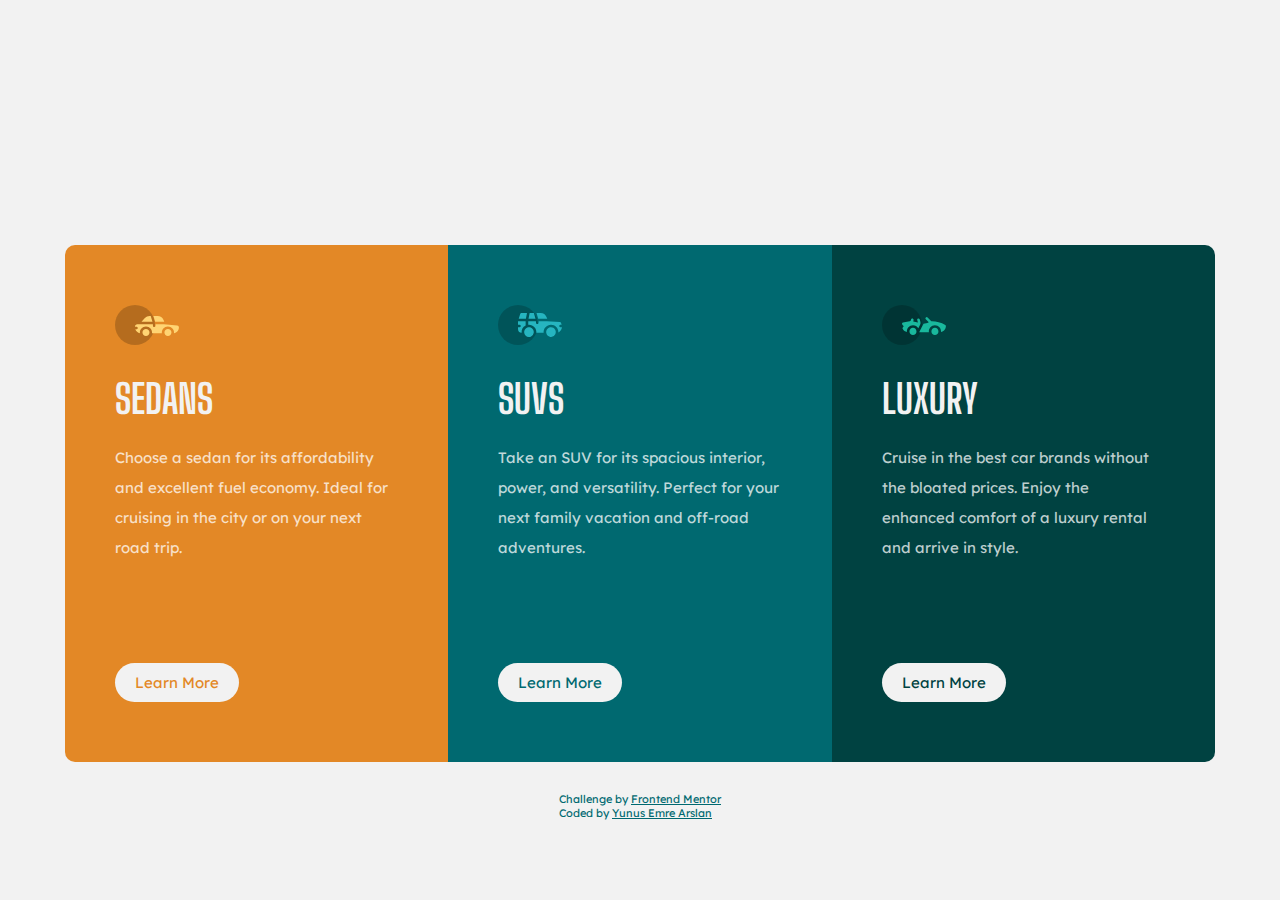
<file: 3_Column_Card/index.html>
<!DOCTYPE html>
<html lang="en">
<head>
    <meta charset="UTF-8">
    <meta http-equiv="X-UA-Compatible" content="IE=edge">
    <meta name="viewport" content="width=device-width, initial-scale=1.0">
    <link rel="stylesheet" href="style.css">
    <title>3 Column Card</title>
    <link rel="shortcut icon" href="3-column-preview-card-component-main/images/favicon-32x32.png" type="image/x-icon">
</head>
<body>
    <main>
        <div class="column">
            <div class="card-orange card">
                <img src="3-column-preview-card-component-main/images/icon-sedans.svg" class="icn" alt="">
                <h2 class="text-head">Sedans</h2>
                <p class="text-desc">Choose a sedan for its affordability and excellent fuel economy. Ideal for cruising in the city 
                    or on your next road trip.</p>
                <a href="" class="btn btn-orange">Learn More</a>
            </div>
            <div class="card-green card">
                <img src="3-column-preview-card-component-main/images/icon-suvs.svg" class="icn" alt="">
                <h2 class="text-head">SUVs</h2>
                <p class="text-desc">Take an SUV for its spacious interior, power, and versatility. Perfect for your next family vacation 
                    and off-road adventures.</p>
                <a href="" class="btn btn-green">Learn More</a>
            </div>
            <div class="card-dark-green card">
                <img src="3-column-preview-card-component-main/images/icon-luxury.svg" class="icn" alt="">
                <h2 class="text-head">Luxury</h2>
                <p class="text-desc">Cruise in the best car brands without the bloated prices. Enjoy the enhanced comfort of a luxury 
                    rental and arrive in style.</p>
                <a href="" class="btn btn-dark-green">Learn More</a>
            </div>
        </div>
        <div class="footer-box">
            <p class="footer w-100">Challenge by <a href="https://www.frontendmentor.io?ref=challenge" target="_blank">Frontend Mentor</a></p>
            <p class="footer w-100">Coded by <a href="https://github.com/earslanyunus" target="_blank">Yunus Emre Arslan</a></p>
        </div>
    </main>
</body>
</html>
</file>
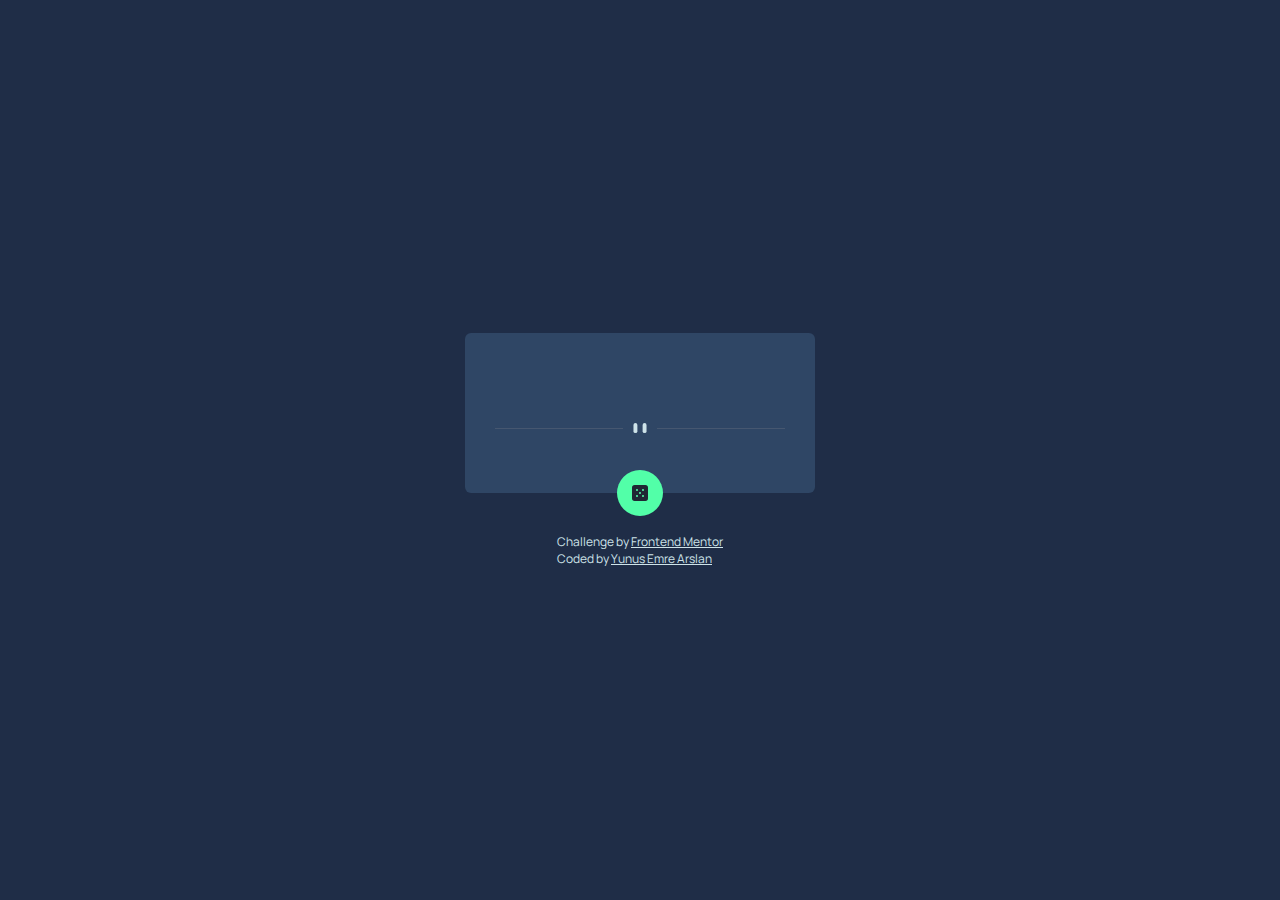
<file: Advice_Generator/index.html>
<!DOCTYPE html>
<html lang="en">
<head>
    <meta charset="UTF-8">
    <meta name="viewport" content="width=device-width, initial-scale=1.0">
    <title>Advice Generator</title>
    <link rel="stylesheet" href="style.css">
    <link rel="shortcut icon" href="advice-generator-app-main/images/favicon-32x32.png" type="image/x-icon">
    <link rel="stylesheet" href="https://cdnjs.cloudflare.com/ajax/libs/font-awesome/6.0.0-beta3/css/all.min.css" integrity="sha512-Fo3rlrZj/k7ujTnHg4CGR2D7kSs0v4LLanw2qksYuRlEzO+tcaEPQogQ0KaoGN26/zrn20ImR1DfuLWnOo7aBA==" crossorigin="anonymous" referrerpolicy="no-referrer" />
</head>
<body>
    <main>
        <div class="card-container">
            <div class="card">
                <p class="advice-title"></p>
                <p class="advice-text"></p>
                <img src="advice-generator-app-main/images/pattern-divider-desktop.svg" alt="" class="divider">
                <button class="btn"><img class="divider-icon" src="advice-generator-app-main/images/icon-dice.svg" alt=""></button>
            </div>
        </div>
        <div class="footer-box">
            <p class="footer w-100">Challenge by <a href="https://www.frontendmentor.io?ref=challenge" target="_blank">Frontend Mentor</a></p>
            <p class="footer w-100">Coded by <a href="https://github.com/earslanyunus" target="_blank">Yunus Emre Arslan</a></p>
        </div>
    </main>

<script src="script.js"></script>
</body>
</html>
</file>
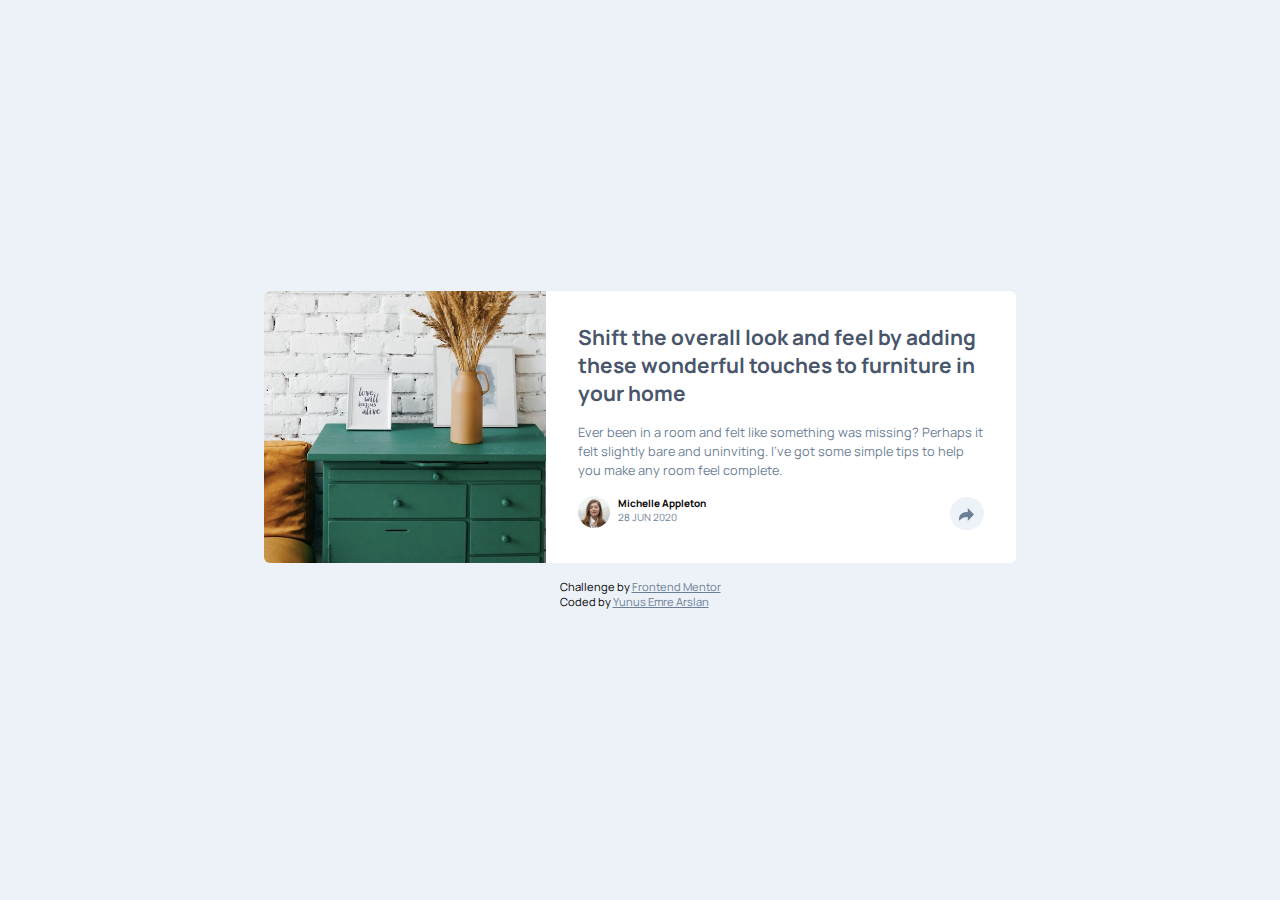
<file: Article_Preview/index.html>
<!DOCTYPE html>
<html lang="en">
<head>
    <meta charset="UTF-8">
    <meta name="viewport" content="width=device-width, initial-scale=1.0">
    <title>Article Preview</title>
    <link rel="shortcut icon" href="article-preview-component-master/images/favicon-32x32.png" type="image/x-icon">
    <link rel="stylesheet" href="style.css">
    <link rel="stylesheet" href="media-queries.css">
</head>
<body>
    <main>
        <div class="card-container">
            <div class="card">
                <div class="img-box">
<!--                    <img src="article-preview-component-master/images/drawers.jpg" alt="">-->
                </div>
                <div class="text-box">
                    <p class="card-head-text">
                        Shift the overall look and feel by adding these wonderful
                        touches to furniture in your home
                    </p>
                    <p class="card-secondary-text">
                        Ever been in a room and felt like something was missing? Perhaps
                        it felt slightly bare and uninviting. I’ve got some simple tips
                        to help you make any room feel complete.
                    </p>
                    <div class="text-box-profile-container">
                            <div class="user-box-container">
                                <div class="user-box">
                                    <div class="profile-picture">
                                        <img src="article-preview-component-master/images/avatar-michelle.jpg" alt="">
                                    </div>
                                    <div class="profile-stats">
                                        <p class="name">Michelle Appleton</p>
                                        <p class="date">28 JUN 2020</p>
                                    </div>
                                </div>
                            </div>
                            <div class="buton">

                                <div class="btn-container evn">
                                    <a href="#" class="share-btn evn">
                                        <img class="arrow evn" src="article-preview-component-master/images/icon-share.svg" alt="">
                                    </a>
                                </div>
                            </div>
                        </div>
                    </div>
                    <div class="share-box evn hidden">
                        <p class="evn" class="">SHARE</p>
                        <img class="evn" src="article-preview-component-master/images/icon-facebook.svg" alt="">
                        <img class="evn" src="article-preview-component-master/images/icon-twitter.svg" alt="">
                        <img class="evn" src="article-preview-component-master/images/icon-pinterest.svg" alt="">

                    </div>
            </div>
        </div>
        <div class="footer-box">
            <p class="footer text-align-center">Challenge by <a href="https://www.frontendmentor.io?ref=challenge" target="_blank">Frontend Mentor</a></p>
            <p class="footer  text-align-center">Coded by <a href="https://github.com/earslanyunus" target="_blank">Yunus Emre Arslan</a></p>
        </div>
    </main>
    <script src="script.js"></script>
</body>
</html>
</file>
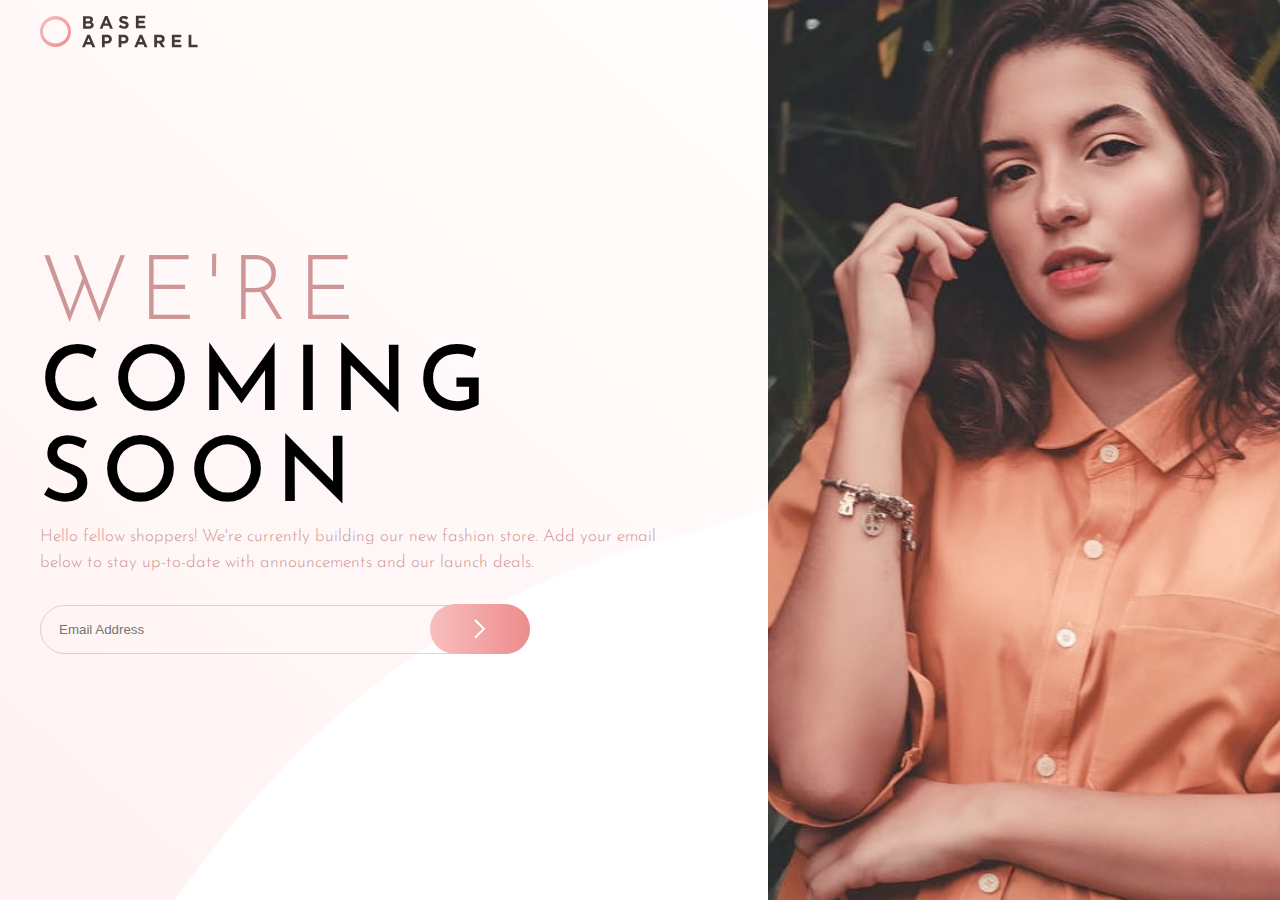
<file: Base_Apparel_Landing/index.html>
<!DOCTYPE html>
<html lang="en">
<head>
    <meta charset="UTF-8">
    <title>Base Apparel</title>
    <meta name="viewport" content="width=device-width, initial-scale=1.0">
    <link rel="stylesheet" href="style.css">
    <link rel="shortcut icon" href="base-apparel-coming-soon-master/images/favicon-32x32.png" type="image/x-icon">
    <link rel="stylesheet" href="https://cdnjs.cloudflare.com/ajax/libs/font-awesome/6.0.0-beta3/css/all.min.css" integrity="sha512-Fo3rlrZj/k7ujTnHg4CGR2D7kSs0v4LLanw2qksYuRlEzO+tcaEPQogQ0KaoGN26/zrn20ImR1DfuLWnOo7aBA==" crossorigin="anonymous" referrerpolicy="no-referrer" />
</head>
<body>
    <main>
        <div class="container height-100">
            <div class="container-box height-100">
                <img class="logo" src="base-apparel-coming-soon-master/images/logo.svg" alt="">
                <div class="primary-img"></div>
                <article class="textarea ">
                    <section class="headingTextArea">
                        <p class="head-text" id="were">WE'RE</p>
                        <p class="head-second head-text">COMING</p>
                        <p class="head-second head-text">SOON</p>
                    </section>
                    <p class="desc">Hello fellow shoppers! We're currently building our new fashion store. Add your email below to stay up-to-date with announcements and our launch deals.</p>
                    <section class="inputArea">
                        <div class="inputcontainer">
                            <form action="#" class="form" novalidate>
                                <input required placeholder="Email Address" type="email" name="email" id="mailinput" class="mailinput">
                                <img class="error-icon" src="base-apparel-coming-soon-master/images/icon-error.svg" alt="">
                                <button type="submit" class="btn"><img src="base-apparel-coming-soon-master/images/icon-arrow.svg" alt=""></button>
                            </form>
                        </div>
                        <div class="error"><p></p></div>

                    </section>
                </article>
            </div>
        </div>
    </main>

<script src="script.js"></script>
</body>
</html>
</file>
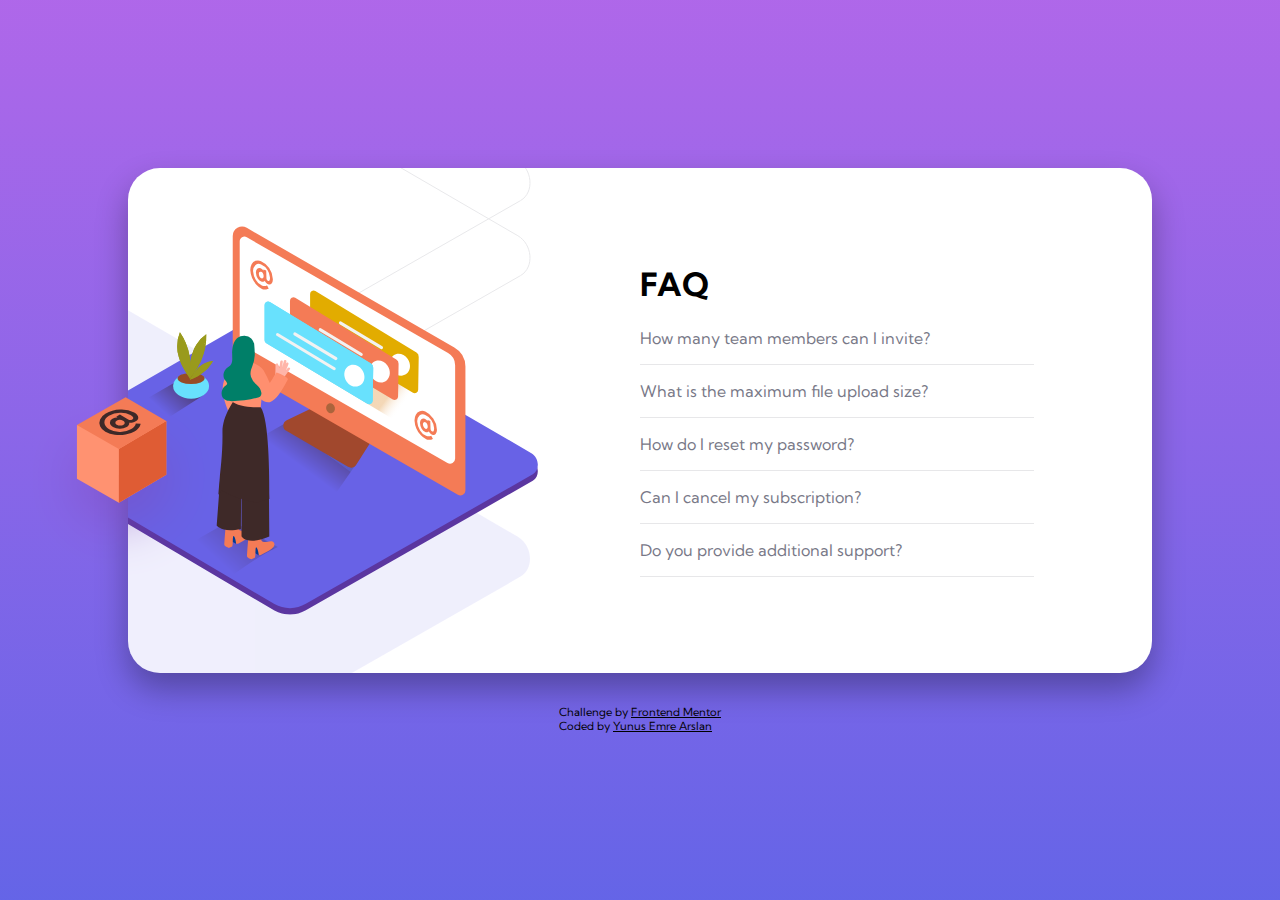
<file: Faq_Accordion_Component/index.html>
<!DOCTYPE html>
<html lang="en">
<head>
    <meta charset="UTF-8">
    <meta name="viewport" content="width=device-width, initial-scale=1.0">
    <title>Faq Accordion</title>
    <link rel="stylesheet" href="style.css">
    <link rel="stylesheet" href="https://cdnjs.cloudflare.com/ajax/libs/font-awesome/6.0.0-beta3/css/all.min.css" integrity="sha512-Fo3rlrZj/k7ujTnHg4CGR2D7kSs0v4LLanw2qksYuRlEzO+tcaEPQogQ0KaoGN26/zrn20ImR1DfuLWnOo7aBA==" crossorigin="anonymous" referrerpolicy="no-referrer" />
    <link rel="shortcut icon" href="faq-accordion-card-main/images/favicon-32x32.png" type="image/x-icon">
</head>
<body>
    <main>
        <div class="container">
            <div class="card-container">
                <img class="box-img" src="faq-accordion-card-main/images/illustration-box-desktop.svg" alt="">

                    <div class="card">
                    <div class="side left">
                        <div class="overflow-box">
                            <img class="w-100 woman-img" src="faq-accordion-card-main/images/illustration-woman-online-desktop.svg" alt="">
                            <img class=" bg-img" src="faq-accordion-card-main/images/bg-pattern-desktop.svg" alt="">
                        </div>
                    </div>
                    <div class="side right">
                        <p class="text-head">FAQ</p>
                        <div class="question-box">
                            <div class="question ">
                                <div class="question-head">
                                    <p class="question-head-text">How many team members can I invite?</p>
                                    <i class="fa-solid fa-chevron-down"></i>                           </div>
                                <div class="question-desc">
                                    <p class="question-desc-text">You can invite up to 2 additional users on the Free plan. There is no limit on
                                        team members for the Premium plan.</p>
                                </div>
                            </div>
                            <div class="question ">
                                <div class="question-head">
                                    <p class="question-head-text">What is the maximum file upload size?</p>
                                    <i class="fa-solid fa-chevron-down"></i>
                                </div>
                                <div class="question-desc">
                                    <p class="question-desc-text">No more than 2GB. All files in your account must fit your allotted storage space.</p>
                                </div>
                            </div>
                            <div class="question ">
                                <div class="question-head">
                                    <p class="question-head-text">How do I reset my password?</p>
                                    <i class="fa-solid fa-chevron-down"></i>
                                </div>
                                <div class="question-desc">
                                    <p class="question-desc-text">Click “Forgot password” from the login page or “Change password” from your profile page.
                                        A reset link will be emailed to you.</p>
                                </div>
                            </div>
                            <div class="question ">
                                <div class="question-head">
                                    <p class="question-head-text">Can I cancel my subscription?</p>
                                    <i class="fa-solid fa-chevron-down"></i>
                                </div>
                                <div class="question-desc">
                                    <p class="question-desc-text">Yes! Send us a message and we’ll process your request no questions asked.</p>
                                </div>
                            </div>
                            <div class="question ">
                                <div class="question-head">
                                    <p class="question-head-text">Do you provide additional support?</p>
                                    <i class="fa-solid fa-chevron-down"></i>                           </div>
                                <div class="question-desc">
                                    <p class="question-desc-text">Chat and email support is available 24/7. Phone lines are open during normal business hours.</p>
                                </div>
                            </div>
                        </div>
                    </div>
                </div>
            </div>
        </div>
        <div class="footer-box">
            <p class="footer text-align-center">Challenge by <a href="https://www.frontendmentor.io?ref=challenge" target="_blank">Frontend Mentor</a></p>
            <p class="footer  text-align-center">Coded by <a href="https://github.com/earslanyunus" target="_blank">Yunus Emre Arslan</a></p>
        </div>
    </main>
    <script src="script.js"></script>
</body>
</html>
</file>
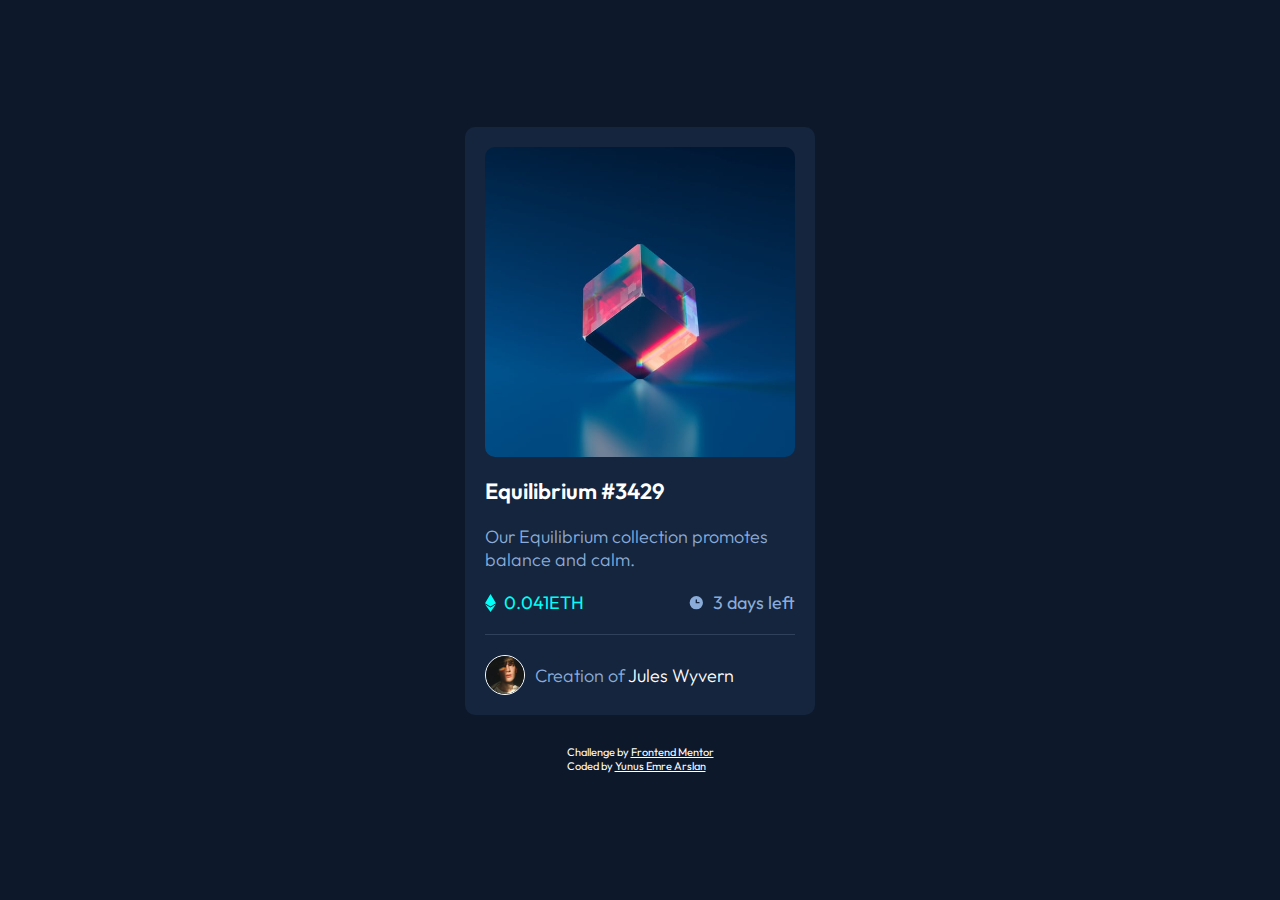
<file: NFT_Preview_Card_Component/index.html>
<!DOCTYPE html>
<html lang="en">
<head>
    <meta charset="UTF-8">
    <meta http-equiv="X-UA-Compatible" content="IE=edge">
    <meta name="viewport" content="width=device-width, initial-scale=1.0">
    <title>Nft Preview Card</title>
    <link rel="shortcut icon" href="Design File/images/favicon-32x32.png" type="image/x-icon">
    <link rel="stylesheet" href="style.css">
</head>
<body>
    <div class="main-bg">
        <div class="card-body">
            <img src="Design File/images/image-equilibrium.jpg" id="coin-img" alt="coin-img">
            <a href="" id="card-head">Equilibrium #3429</a>
            <p class="paragraph w-100" id="card-description">Our Equilibrium collection promotes balance and calm.</p>
            <div id="price-box" class="w-100">
                <p id="price"><img src="Design File/images/icon-ethereum.svg" alt="etherium-icon">0.041ETH</p>
                <p id="left-time"><img src="Design File/images/icon-clock.svg" alt="clock-icon"> 3 days left</p>
            </div>
            <div id="author-box" class="w-100">
                <img src="Design File/images/image-avatar.png" id="author" alt="author-profile-picture">
                <p class="paragraph">Creation of <a href="">Jules Wyvern</a></p>
            </div>
        </div>
        <div class="footer-box">
            <p class="footer w-100">Challenge by <a href="https://www.frontendmentor.io?ref=challenge" target="_blank">Frontend Mentor</a></p>
            <p class="footer w-100">Coded by <a href="https://github.com/earslanyunus" target="_blank">Yunus Emre Arslan</a></p>
        </div>
    </div>
</body>
</html>
</file>
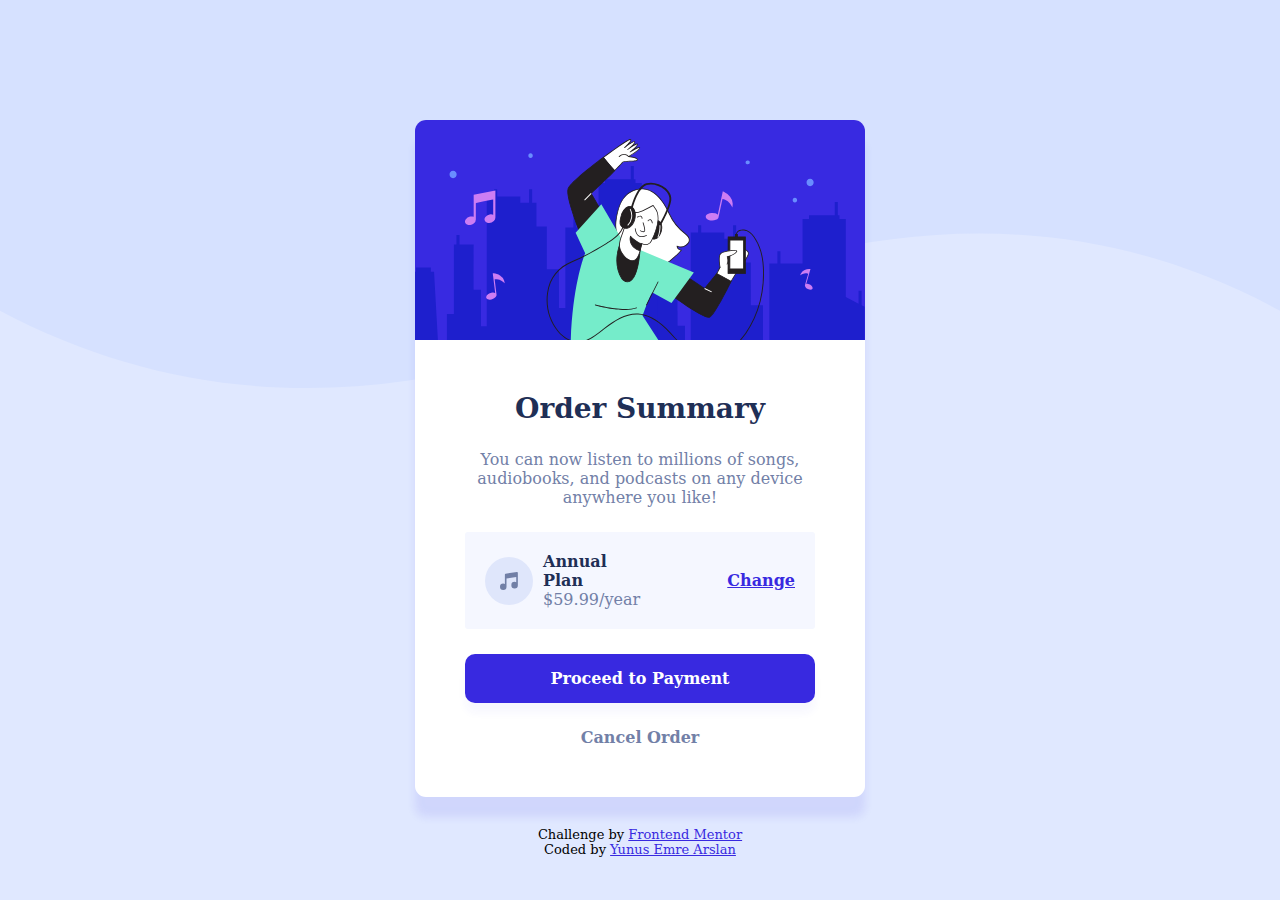
<file: Order_Summary_Component/index.html>
<!DOCTYPE html>
<html lang="en">
<head>
    <meta charset="UTF-8">
    <meta http-equiv="X-UA-Compatible" content="IE=edge">
    <meta name="viewport" content="width=device-width, initial-scale=1.0">
    <title>Order Summary Card</title>
    <link rel="shortcut icon" href="order-summary-component-main/images/favicon-32x32.png" type="image/x-icon">
    <link rel="stylesheet" href="style.css">
    
</head>
<body>
    <div class="main-bg" aria-checked="true">
        <div class="card">
            <img src="order-summary-component-main/images/illustration-hero.svg" class="card-img" alt="hero-illustration">
            <div class="card-text-box">
                <h1 class="card-head-text">Order Summary</h1>
                <p class="card-desc text-align-center">You can now listen to millions of songs, audiobooks, and podcasts on any device anywhere you like!</p>    
                <div class="music-container">
                    <div class="music-desc-box">
                        <img src="order-summary-component-main/images/icon-music.svg" alt="">
                        <div class="music-desc">
                            <p class="plan">Annual Plan</p>
                            <p class="price">$59.99/year</p>
                        </div>
                    </div>
                    <a href="" class="link">Change</a>
                </div>
                <a href="" class="primary-button btn">Proceed to Payment</a>
                <a href="" class="secondary-button btn">Cancel Order</a>
            </div>
        </div>
        <div class="footer-box">
            <p class="footer text-align-center">Challenge by <a href="https://www.frontendmentor.io?ref=challenge" target="_blank">Frontend Mentor</a></p>
            <p class="footer  text-align-center">Coded by <a href="https://github.com/earslanyunus" target="_blank">Yunus Emre Arslan</a></p>
        </div>
    </div>
</body>
</html>
</file>
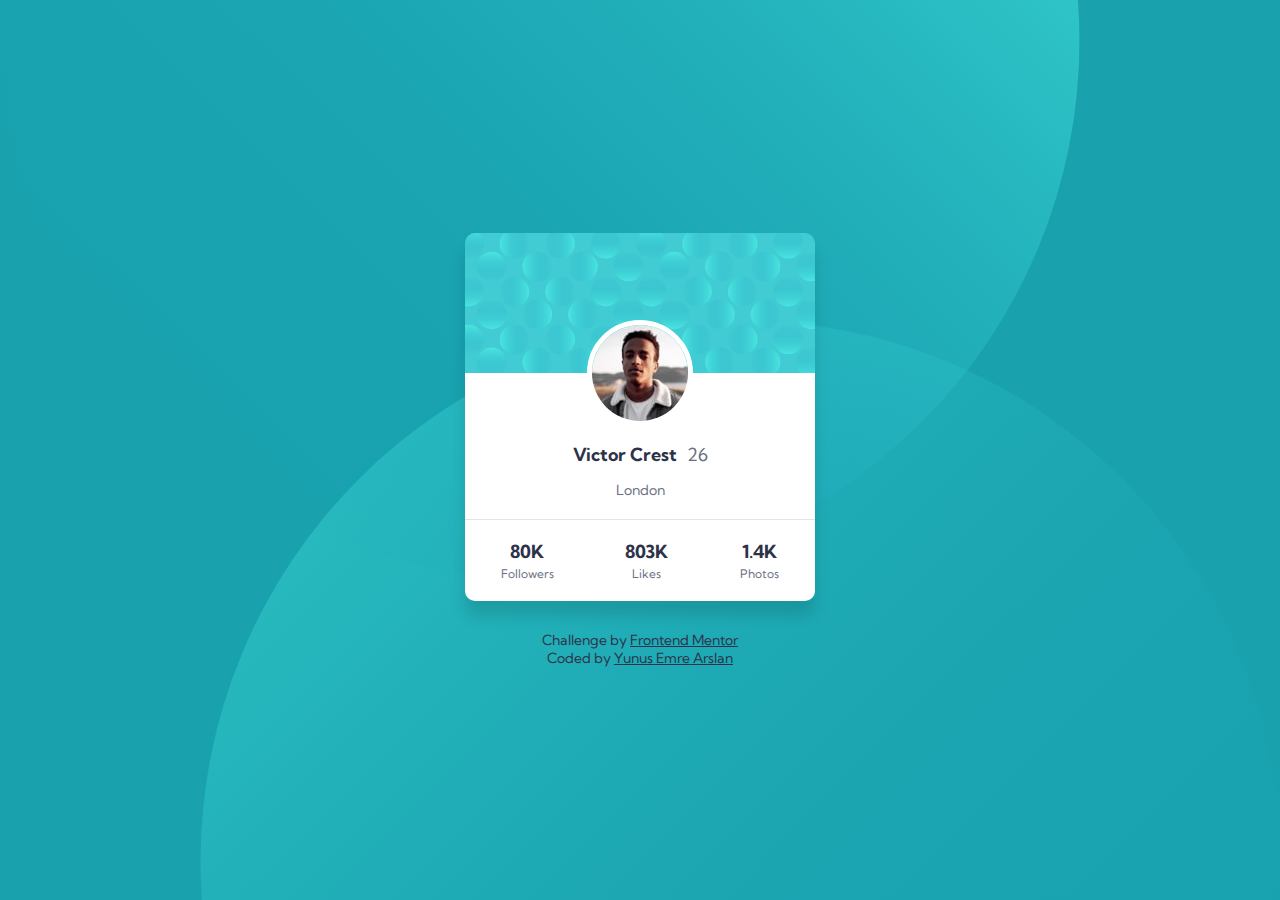
<file: Profile_card/index.html>
<!DOCTYPE html>
<html lang="en">
<head>
    <meta charset="UTF-8">
    <meta http-equiv="X-UA-Compatible" content="IE=edge">
    <meta name="viewport" content="width=device-width, initial-scale=1.0">
    <title>Profile Card</title>
    <link rel="stylesheet" href="style.css">
    <link rel="shortcut icon" href="profile-card-component-main/images/favicon-32x32.png" type="image/x-icon">
</head>
<body>
    <main>
        <div class="card">
            <img class="" src="profile-card-component-main/images/bg-pattern-card.svg" alt="">
            <div class="card-text-box">
                <img class="pp" src="profile-card-component-main/images/image-victor.jpg" alt="">
                <p class="name fw-700"> Victor Crest<span class="fw-400 age">26</span></p>
                <p class="country">London</p>
            </div>
            <div class="line"></div>
            <div class="profile-stats">
                <div class="followers">
                    <p class="number">80K</p>
                    <p class="stat-text">Followers</p>
                </div>
                <div class="likes">
                    <p class="number">803K</p>
                    <p class="stat-text">Likes</p>
                </div>
                <div class="photos">
                    <p class="number">1.4K</p>
                    <p class="stat-text">Photos</p>
                </div>
            </div>
        </div>
        <div class="footer-box">
            <p class="footer text-align-center">Challenge by <a href="https://www.frontendmentor.io?ref=challenge" target="_blank">Frontend Mentor</a></p>
            <p class="footer  text-align-center">Coded by <a href="https://github.com/earslanyunus" target="_blank">Yunus Emre Arslan</a></p>
        </div>
    </main>
</body>
</html>
</file>
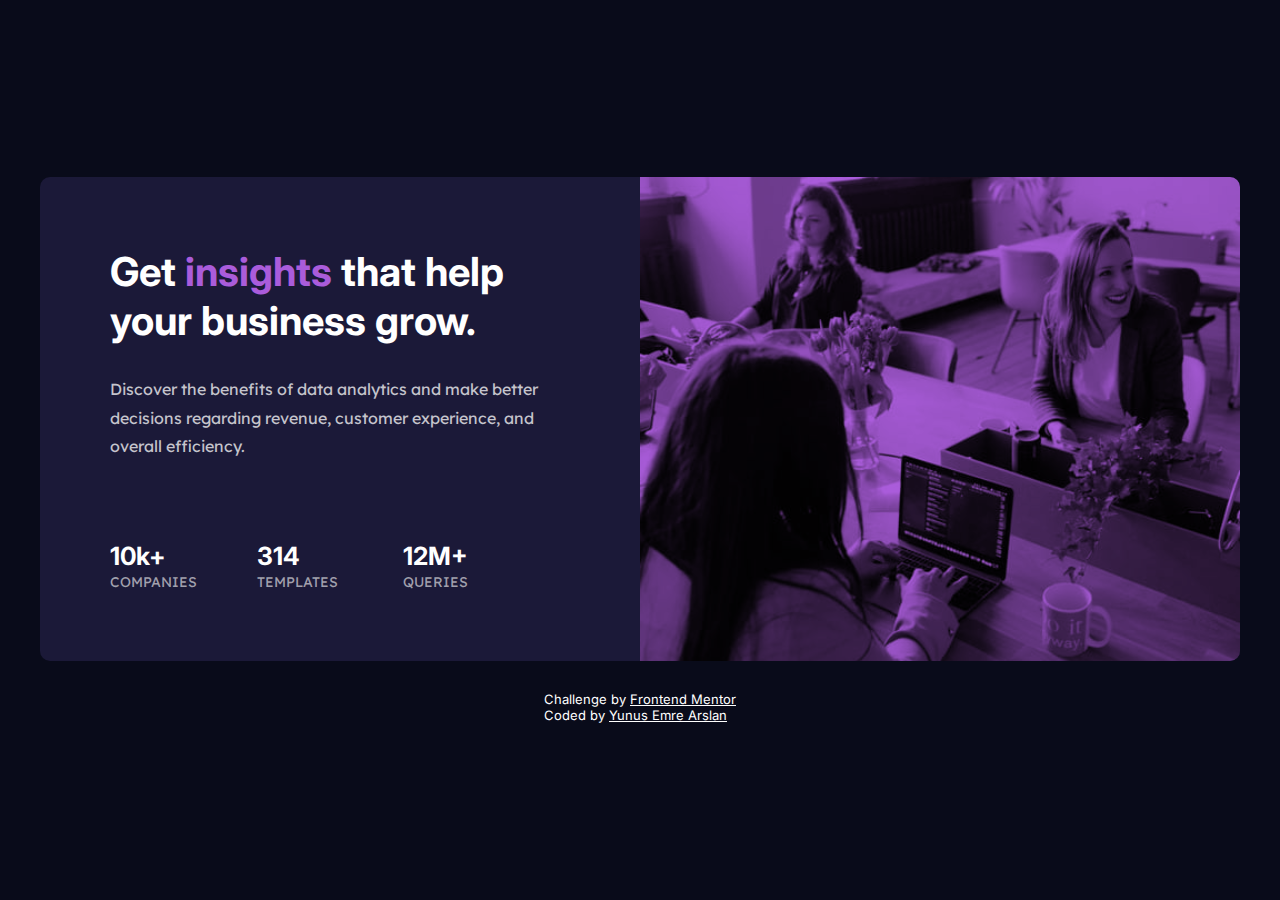
<file: Stats_Preview_Card/index.html>
<!DOCTYPE html>
<html lang="en" dir="ltr">
  <head>
    <meta name="viewport"  content="width=device-width, initial-scale=1.0">
    <meta charset="utf-8">
    <link rel="stylesheet" href="style.css">
    <link rel="shortcut icon" href="stats-preview-card-component-main/images/favicon-32x32.png" type="image/x-icon">
    <title>Stats Preview Card</title>
  </head>
  <body>
    <main>
      <div class="card">
          <div class="text-box">
            <h1 class="title">Get <span class="soft-violet">insights</span> that help your business grow.</h1>
            <p class="text-desc lexendDeca">Discover the benefits of data analytics and make better decisions regarding revenue, customer
            experience, and overall efficiency.</p>
            <div class="stat-box">
              <div class="">
                <p class="stats-num">10k+</p>
                <p class="stats-text lexendDeca">COMPANIES</p>
              </div>
              <div class="">
                <p class="stats-num">314</p>
                <p class="stats-text lexendDeca">TEMPLATES</p>
              </div>
              <div class="">
                <p class="stats-num">12M+</p>
                <p class="stats-text lexendDeca">QUERIES</p>
              </div>
            </div>
          </div>
          <div class="img-box">
            <!-- <img class="card-img" src="stats-preview-card-component-main/images/image-header-desktop.jpg" alt=""> -->
          </div>
      </div>
      <div class="footer-box">
        <p class="footer text-align-center">Challenge by <a href="https://www.frontendmentor.io?ref=challenge" target="_blank">Frontend Mentor</a></p>
        <p class="footer  text-align-center">Coded by <a href="https://github.com/earslanyunus" target="_blank">Yunus Emre Arslan</a></p>
      </div>
    </main>
  </body>
</html>
</file>
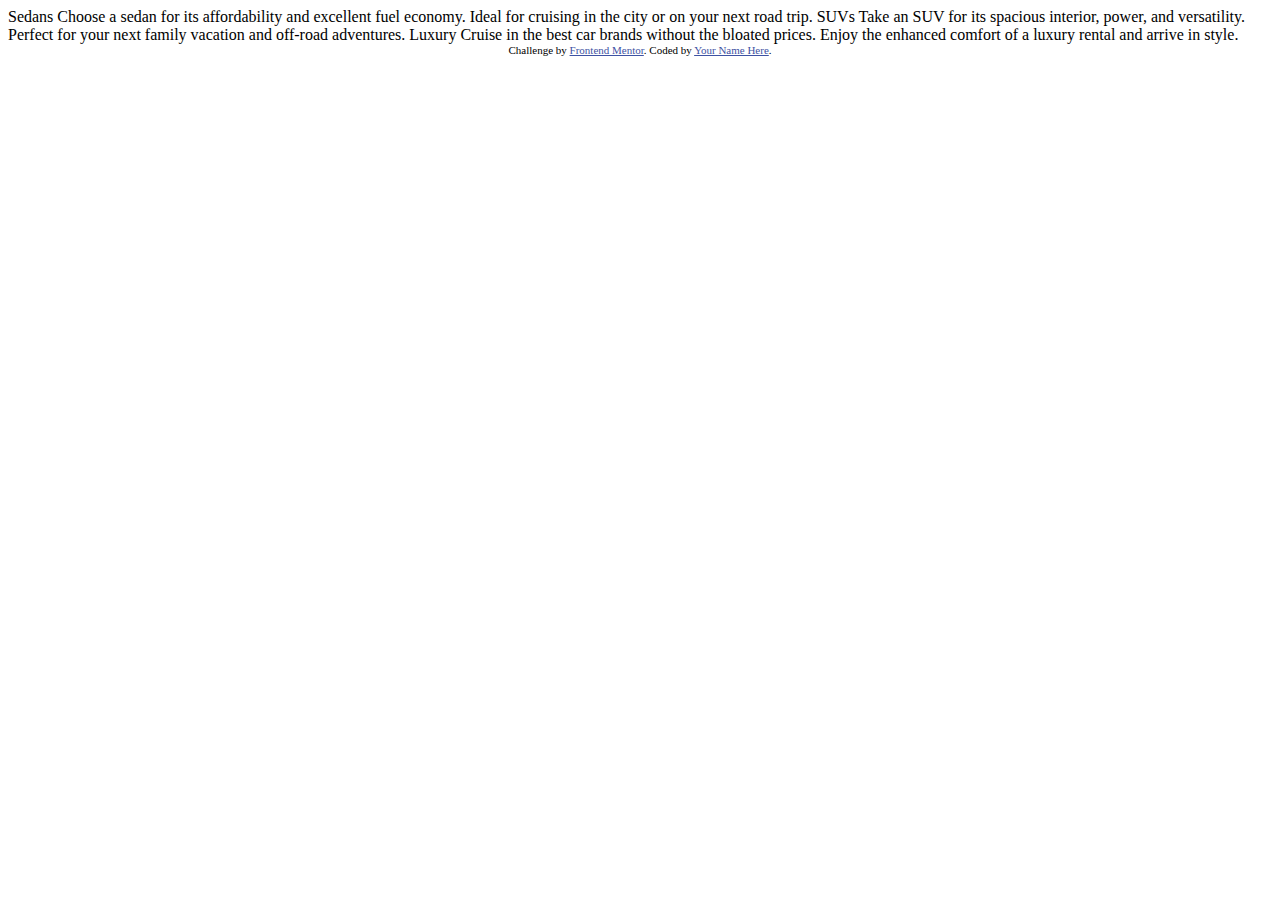
<file: 3_Column_Card/3-column-preview-card-component-main/index.html>
<!DOCTYPE html>
<html lang="en">
<head>
  <meta charset="UTF-8">
  <meta name="viewport" content="width=device-width, initial-scale=1.0"> <!-- displays site properly based on user's device -->

  <link rel="icon" type="image/png" sizes="32x32" href="./images/favicon-32x32.png">
  
  <title>Frontend Mentor | 3-column preview card component</title>

  <!-- Feel free to remove these styles or customise in your own stylesheet 👍 -->
  <style>
    .attribution { font-size: 11px; text-align: center; }
    .attribution a { color: hsl(228, 45%, 44%); }
  </style>
</head>
<body>
  
  Sedans
  Choose a sedan for its affordability and excellent fuel economy. Ideal for cruising in the city 
  or on your next road trip.

  SUVs
  Take an SUV for its spacious interior, power, and versatility. Perfect for your next family vacation 
  and off-road adventures.

  Luxury
  Cruise in the best car brands without the bloated prices. Enjoy the enhanced comfort of a luxury 
  rental and arrive in style.
  
  <div class="attribution">
    Challenge by <a href="https://www.frontendmentor.io?ref=challenge" target="_blank">Frontend Mentor</a>. 
    Coded by <a href="#">Your Name Here</a>.
  </div>
</body>
</html>
</file>
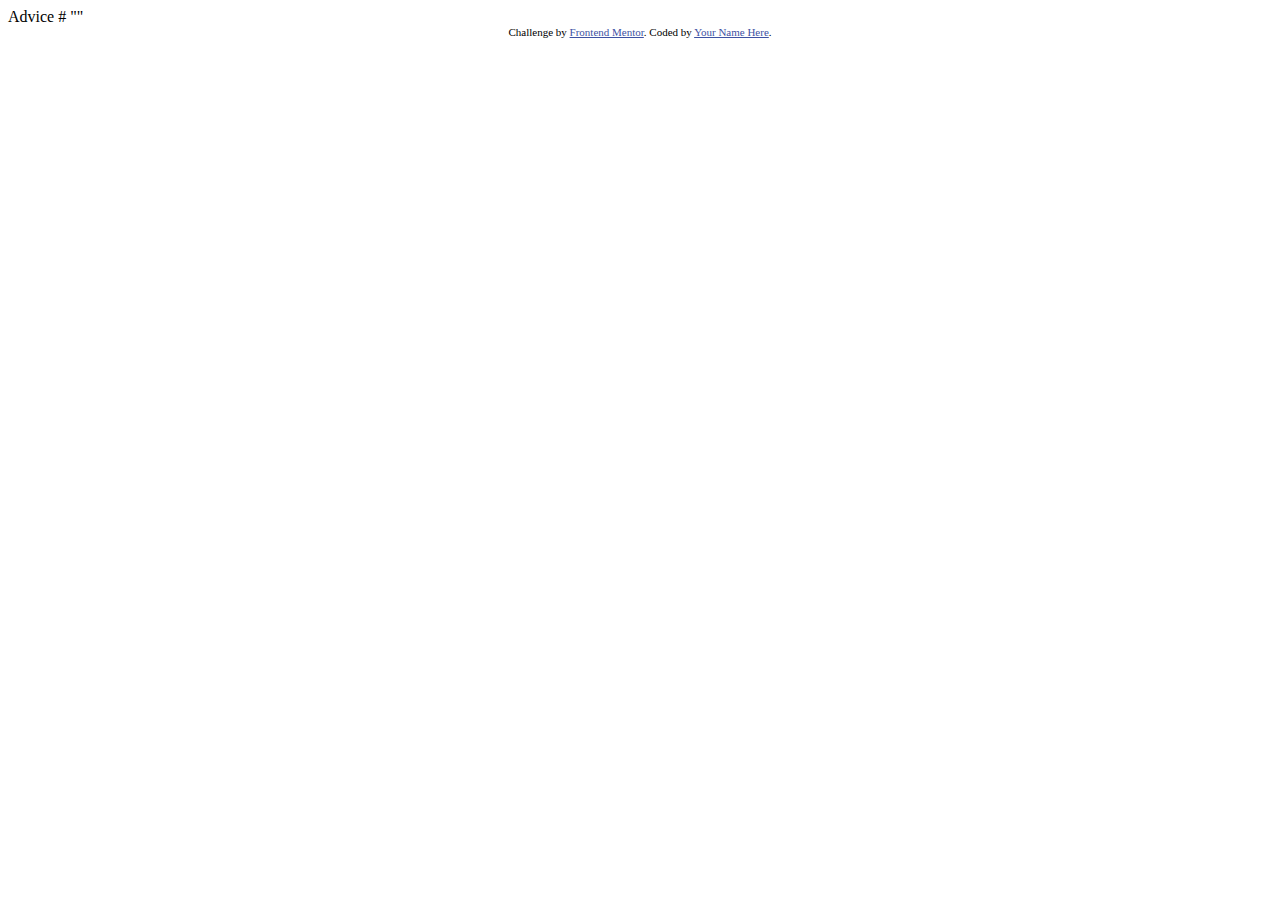
<file: Advice_Generator/advice-generator-app-main/index.html>
<!DOCTYPE html>
<html lang="en">
<head>
  <meta charset="UTF-8">
  <meta name="viewport" content="width=device-width, initial-scale=1.0"> <!-- displays site properly based on user's device -->

  <link rel="icon" type="image/png" sizes="32x32" href="./images/favicon-32x32.png">
  
  <title>Frontend Mentor | Advice generator app</title>

  <!-- Feel free to remove these styles or customise in your own stylesheet 👍 -->
  <style>
    .attribution { font-size: 11px; text-align: center; }
    .attribution a { color: hsl(228, 45%, 44%); }
  </style>
</head>
<body>

  Advice #<!-- Advice ID goes here -->

  "<!-- Advice text goes here -->"
  
  <div class="attribution">
    Challenge by <a href="https://www.frontendmentor.io?ref=challenge" target="_blank">Frontend Mentor</a>. 
    Coded by <a href="#">Your Name Here</a>.
  </div>
</body>
</html>
</file>
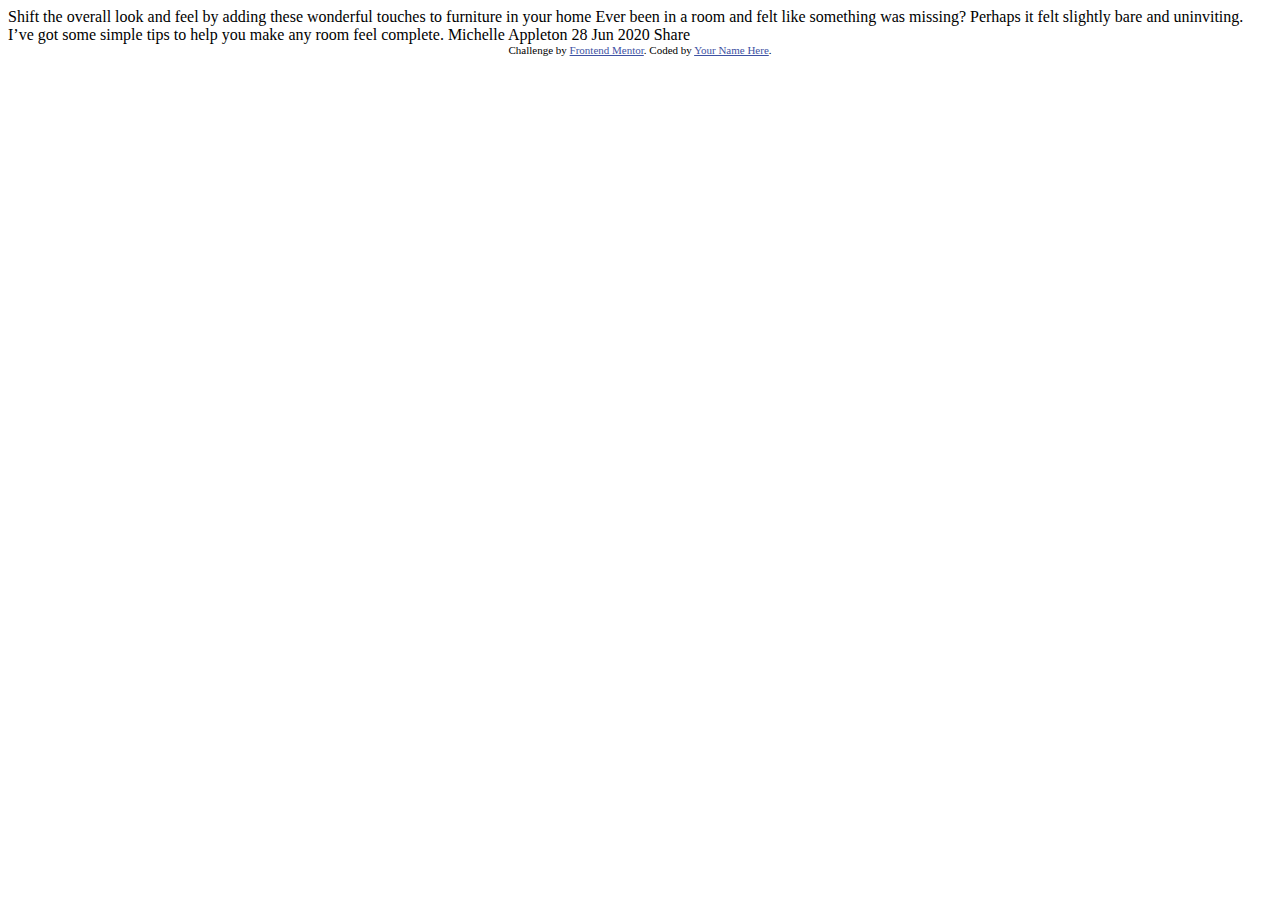
<file: Article_Preview/article-preview-component-master/index.html>
<!DOCTYPE html>
<html lang="en">
<head>
  <meta charset="UTF-8">
  <meta name="viewport" content="width=device-width, initial-scale=1.0"> <!-- displays site properly based on user's device -->

  <link rel="icon" type="image/png" sizes="32x32" href="./images/favicon-32x32.png">
  
  <title>Frontend Mentor | Article preview component</title>

  <!-- Feel free to remove these styles or customise in your own stylesheet 👍 -->
  <style>
    .attribution { font-size: 11px; text-align: center; }
    .attribution a { color: hsl(228, 45%, 44%); }
  </style>
</head>
<body>

  Shift the overall look and feel by adding these wonderful 
  touches to furniture in your home

  Ever been in a room and felt like something was missing? Perhaps 
  it felt slightly bare and uninviting. I’ve got some simple tips 
  to help you make any room feel complete.

  Michelle Appleton
  28 Jun 2020

  Share
  
  <div class="attribution">
    Challenge by <a href="https://www.frontendmentor.io?ref=challenge" target="_blank">Frontend Mentor</a>. 
    Coded by <a href="#">Your Name Here</a>.
  </div>
</body>
</html>
</file>
<file: 3_Column_Card/style.css>
@import url('https://fonts.googleapis.com/css2?family=Big+Shoulders+Display:wght@700&family=Lexend+Deca&display=swap');
*{
    margin: 0;
    padding: 0;
    box-sizing: border-box;
}
html{
    font-size: 62.5%;
}
body{
    background-color: hsl(0, 0%, 95%);
    font-family: 'Lexend Deca','sans-serif'

}
main{
    padding: 2rem;
    display: flex;
    flex-direction: column;
    align-items: center
    
    
}

.column{
    max-width: 115rem;
    margin: calc(100vh/4) auto 0 auto;
    display: grid;
    grid-template-columns: repeat(3,1fr);
    border-radius: 10px;
    -webkit-border-radius: 10px;
    -moz-border-radius: 10px;
    -ms-border-radius: 10px;
    -o-border-radius: 10px;
    overflow: hidden;
    
}
.card{
    padding:6rem 5rem;
    display: flex;
    flex-direction: column;
    align-items: flex-start;
    justify-content: flex-end;
}
.card-orange{
    background-color:hsl(31, 77%, 52%);
}
.card-green{
    background-color:hsl(184, 100%, 22%);
}
.card-dark-green{
    background-color:hsl(179, 100%, 13%);
}
.text-head{
    font-size: 4rem;
    color:hsl(0, 0%, 95%);
    font-family: 'Big Shoulders Display','sans-serif';
    margin-bottom: 2rem;
    text-transform: uppercase;
    
}
.text-desc{
    font-size: 1.5rem;
    line-height: 2;
    color:hsla(0, 0%, 100%, 0.75);
    
    margin-bottom: 10rem;
}
.icn{
    margin-bottom: 3rem;
}
.btn:link,
.btn:visited{
    font-size: 1.5rem;
    padding: 1rem 2rem;
    background-color: hsl(0, 0%, 95%);
    border-radius: 2rem;
    -webkit-border-radius: 2rem;
    -moz-border-radius: 2rem;
    -ms-border-radius: 2rem;
    -o-border-radius: 2rem;
    text-decoration: none;
}
.btn:hover,
.btn:active{
    background-color: transparent;
    box-shadow: 0px 0px 0px 2px inset hsl(0deg 0% 95%);
    color: white !important;
}

.btn-orange:link,
.btn-orange:visited{
    color: hsl(31, 77%, 52%);
}

.btn-green:link,
.btn-green:visited{
    color: hsl(184, 100%, 22%);
}

.btn-dark-green:link,
.btn-dark-green:visited{
    color: hsl(179, 100%, 13%);
}
.footer-box{
    margin-top: 3rem;
}

.footer,.footer a:link,.footer a:visited{
    color: hsl(184, 100%, 22%);
    font-size: 1.1rem;
}
.footer a:hover,
.footer a:active{
    color: hsl(179, 100%, 13%);
}
@media all and (max-width:53.1em) {
    .column{
        grid-template-columns: 1fr;
    }
    html{
        font-size: 50%;
    }
}
</file>
<file: Advice_Generator/style.css>
@import url('https://fonts.googleapis.com/css2?family=Manrope:wght@800&display=swap');

:root{
    --primary-light-cyan:hsl(193,38%,86%);
    --primary-neon-green:hsl(150,100%,66%);

    --neutral-grayish-blue:hsl(215,36%,29%);
    --neutral-dark-grayish-blue:hsl(219,39%,20%);
}



*{
    margin: 0;
    padding: 0;
    box-sizing: border-box;
}
html{
    font-size: 62.5%;
}

body{
    font-family: 'Manrope',sans-serif;
    height: 100vh;
    background-color: var(--neutral-dark-grayish-blue);

}
main{
    height: 100%;
    flex-direction: column;
    display: flex;
    align-items: center;
    justify-content: center;
}
.card{
    display: flex;
    align-items: center;
    justify-content: center;
    flex-direction: column;
    padding: 3rem;
    border-radius: 6px;
    background-color: var(--neutral-grayish-blue);
    width: 35rem;
    position: relative;
}
.advice-title{
    text-transform: uppercase;
    color: var(--primary-neon-green);
    font-size: 1rem;
    letter-spacing: 1.5px;
    margin: 15px 0;

}
.advice-text{
    width: 100%%;
    text-align: center;
    color: var(--primary-light-cyan);
    line-height: 1.5;
    margin-bottom: 15px;
    font-size: 2rem;
}
.divider{
    width: 100%;
    margin: 15px 0 30px 0;
}
.btn{
    position: absolute;
    bottom: 0;
    right: 50%;
    transform: translate(50%,50%);
    border-radius: 50%;
    background-color: var(--primary-neon-green);
    display: flex;
    align-items: center;
    justify-content: center;
    cursor: pointer;
    padding: 15px;
    border: none;
}
.btn img{
    width: 16px;
    height: 16px;
}
.btn:hover{
    box-shadow: 0px 0px 25px 0px var(--primary-neon-green);
}
.footer-box{
    margin-top: 4rem;
}

.footer,.footer a:link,.footer a:visited{
    color: var(--primary-light-cyan);
    font-size: 1.2rem;
}
.footer a:hover,
.footer a:active{
    color: var(--primary-neon-green);
}
@media all and (max-width: 24em) {
    html{
        font-size: 60%;
    }
}
</file>
<file: Article_Preview/style.css>
@import url('https://fonts.googleapis.com/css2?family=Manrope:wght@500;700&display=swap');

*{
    margin: 0;
    padding: 0;
    box-sizing: border-box;
}
html{
height: 100vh}

body{
    font-family: 'Manrope', "sans-serif";
    font-size: 62.5%;
    height: 100vh;

    background-color: hsl(210, 46%, 95%);

}
main{
    height: 100%;
    display: flex;
    align-items: center;
    justify-content: center;
    flex-direction: column;
}
.card-container{
    position: relative;


}
.card{

    display: grid;
    grid-template-columns: 1.2fr 2fr;
    max-width: 47rem;
    overflow: hidden;
    border-radius: 6px;
    background-color: white;
}
.text-box{
    position: relative;
    padding: 2rem;
    overflow: hidden;
}
.card-head-text{
    font-size: 1.3rem;
    font-weight: 700;
    margin-bottom: 1rem;
    color: hsl(217, 19%, 35%);

}
.card-secondary-text{
    font-size: 0.8rem;
    line-height: 1.5;
    margin-bottom: 1rem;
    color: hsl(214, 17%, 51%);
}
.profile-picture img{
    border-radius: 50%;
    height: 2rem;
    margin-right: 0.5rem;

}
.name{
    font-weight: 700;
}
.date{
    color:hsl(214, 17%, 51%) ;
}
.user-box{
    display: flex;
}
/*
.img-box img{

    width: 100%;
}*/
.img-box{
    background-image: url("article-preview-component-master/images/drawers.jpg");
    background-position: left;
    background-size: cover;
    transition: all 0.5s;
    overflow: hidden;
}
.img-box:hover{
    transform: scale(1.1);
}
.text-box-profile-container{
    display: flex;
    justify-content: space-between;
    align-items: center;
}
.share-btn{
    background-color: hsl(210, 46%, 95%);
    border-radius: 50%;
    padding: 0.6rem;

}
.share-btn img{
    vertical-align: sub;

}
.share-box{
    right: -8%;
    position: absolute;
    bottom: 30%;
    display: flex;
    align-items: center;
    gap: 1rem;
    background-color: hsl(217, 19%, 35%);
    padding: 0.8rem 2rem;
    border-radius: 1rem;



}
.share-box::after{
    position: absolute;
    bottom: -15%;
    left: 50%;
    content: '';
    width: 0;
    height: 0;
    border-left: 8px solid transparent;
    border-right: 8px solid transparent;
    border-top: 8px  solid hsl(217, 19%, 35%);



}
.share-box p{
    letter-spacing: 4px;
    font-size: 0.8rem;
    color: hsl(212, 23%, 69%);
}
.footer-box{
    margin-top: 1rem;
}
.footer, .footer a{
    font-size: 0.7rem;

}
.footer a:link,
.footer a:visited{
    color: hsl(214, 17%, 51%);
}
.footer a:hover,
.footer a:active{
    color: hsl(217, 19%, 35%);
    text-decoration: none;
}

.hidden{
    display: none;

}
</file>
<file: Article_Preview/media-queries.css>
@media all and (max-width : 56.75em) {
    .card{
        max-width: 37rem;
    }
    .share-box{
        bottom: 26%;
        right: -10%;
    }
}
@media all and (max-width: 44.75em) {
    main{
        padding: 3rem;
    }
    .card{
        grid-template-columns: 1fr;
        grid-template-rows:1.2fr 2fr ;
        max-width: 24rem;
    }
    .share-box{
        right: initial;
        bottom: 0;
        width: 100%;
        border-radius: 0 0 6px 6px;
        padding: 1.8rem 2rem;


    }

    .share-box::after{
        display: none;
    }
    .buton{
        z-index: 1;
    }
    .text-box-profile-container{
        align-items: flex-end;
    }
}
@media all and (max-width: 26.125em) {

    .card{
        max-width: 18rem;
    }
}

{

}
</file>
<file: Base_Apparel_Landing/style.css>
@import url('https://fonts.googleapis.com/css2?family=Josefin+Sans:wght@300;400;600&display=swap');
:root{
    --primary-destaurated-red:hsl(0,36%,70%);
    --primary-soft-red:hsl(0,93%,68%);

    --natural-dark-red:hsl(0,93%,68%);

    --gradient1--color1:hsl(0,0%,100%);
    --gradient1--color2:hsl(0,100%,98%);

    --gradient2--color1:hsl(0,80%,86%);
    --gradient2--color2:hsl(0,74%,74%);



}
.height-100{
    height: 100%;
}

*{
    margin: 0;
    padding: 0;
    box-sizing: border-box;
}
html{
    font-size: 62.5%;

}

body{
    font-family: "Josefin Sans",'sans-serif';
    height: 100vh;
    overflow-x: hidden;

}
main{
    height: 100%;
    display: flex;
    align-items: center;
    justify-content: center;
}
.container-box{
    display: grid;
    grid-template-columns: 3fr 2fr;
    background: url("base-apparel-coming-soon-master/images/bg-pattern-desktop.svg");
    background-repeat: no-repeat;
    background-size: cover;
}
.primary-img{
    grid-row: 1/3;
    grid-column-start: 2;
    background-image: url("base-apparel-coming-soon-master/images/hero-desktop.jpg");
    background-repeat: no-repeat;
    background-size: cover;

}
.logo{
    padding: 3rem 8rem 1rem 8rem;
}
.textarea{
    padding: 2rem 15rem 8rem 8rem;
}
.head-text{
    letter-spacing: 10px;
    font-size: 9rem;

}
#were{
    font-weight: 300;
    font-size: 9rem;
    color: var(--primary-destaurated-red);

}
.head-second{
    font-weight: 500;
    color: black;
}
.desc{
    color: var(--primary-destaurated-red);
    font-size: 1.7rem;
    font-weight: 300;
    line-height: 1.5;

}
.inputcontainer{
    position: relative;
    width: 75%;
}
.inputcontainer input{
    margin-top: 3rem;
    width: 100%;
    border-radius: 25px;
    padding: 1.6rem 1.6rem 1.6rem 1.8rem;
    border: 1px solid rgba(206, 151, 151, 0.46);
    background-color: transparent;
}
.inputcontainer input:focus{
    outline: none;
}

.inputcontainer button{
    position: absolute;
    right: 0;
    bottom: 0;
    border-radius: 25px;
    height: 5rem;
    width: 10rem;
    border: none;
    background: linear-gradient(90deg,var(--gradient2--color1),var(--gradient2--color2));
    display: flex;
    align-items: center;
    justify-content: center;
    cursor: pointer;
}
.inputcontainer button:hover{
    transform: scale(1.1);
    box-shadow: 0px 6px 15px -3px var(--primary-destaurated-red);
}
.error p {
    margin-top: .4rem;
    color: var(--natural-dark-red);
    font-size: 1.3rem;
    font-weight: 300;
    padding-left:1.5rem ;
    opacity: 0;
    height: 13.5px;
}

.error-icon{
    position: absolute;
    bottom:10%;
    transform: translateY(-10%);
    right: calc(13% + 5rem);
    opacity: 0;
}

.show{
    opacity: 1 !important;
}
@media all and (max-width: 80em) {
    .logo{
        padding: 1.5rem 4rem .5rem 4rem;
    }
    .textarea{
        padding: 1rem 7.5rem 4rem 4rem;
    }
}
@media all and (max-width: 58.75em) {
    html{
        font-size: 50%;
    }
    .textarea{
        padding-right: 1rem;
    }

    .inputcontainer button{
        height: 5.36rem;
    }
}
@media all and (max-width: 50em) {
    .textarea{
        padding: 2rem;
        text-align: center;
    }
    .error p {
        text-align: left;
    }
    .logo{
        padding: 3rem;
    }
    .container-box{
        grid-template-rows: auto 23rem 2fr;
        grid-template-columns: 1fr;
    }
    .primary-img{
        grid-row: 2/3;
        grid-column-start: 1;
        background-image: url("base-apparel-coming-soon-master/images/hero-mobile.jpg");
        background-repeat: no-repeat;
        background-size: cover;


    }
    .inputcontainer{
        width: 100%;
    }
}
@media all and (max-width: 31.25em) {
   .head-text,#were{
       font-size: 6rem;
   }
    .textarea{
        padding: 6rem 1.4rem 1.4rem;
        text-align: center;
    }
    desc{
        font-size: 1.3rem;
        width: 85%;
    }
}
</file>
<file: Faq_Accordion_Component/style.css>
@import url('https://fonts.googleapis.com/css2?family=Kumbh+Sans:wght@400;700&display=swap');

:root{
    --text-primary-blue : hsl(238, 29%, 16%);
    --text-primary-red:hsl(14, 88%, 65%);

    --bg-gradient-violet:hsl(273, 75%, 66%);
    --bg-gradient-blue:hsl(240, 73%, 65%);

    --text-natural-blue : hsl(237, 12%, 33%);
    --text-natural-blue-grayish : hsl(240, 6%, 50%);

    --divider-blue:hsl(240,5%,91%);

    --body-fontsize:12px;
}

/*Hazir classlar*/
.w-100{
    width: 100%;
}




*{
    margin: 0;
    padding: 0;
    box-sizing: border-box;
}
body{
    font-family: 'sans-serif','Kumbh Sans';
    height: 100vh;
    overflow-x: hidden;
    display: flex;
    align-items: center;
    justify-content: center;
    font-size: 62.5%;
    background: linear-gradient(180deg,var(--bg-gradient-violet),var(--bg-gradient-blue));
}
main{
    display: flex;
    flex-direction: column;
    align-items: center;
}
.card{
    width: 80vw;
    border-radius: 2rem;
    background: white;
    box-shadow: 0px 1rem 2rem 0px rgba(0,0,0,0.3);
    display: grid;
    grid-template-columns: 1fr 1fr;
    padding: 3rem 0 3rem 0;
    overflow: hidden;

}
.left{
    position: relative;

}
.right{
    padding: 3rem 3rem 3rem 0;
}
.overflow-box{
    width: 100%;
    position: relative;
    height: 100%;

}
.card-container{
    position: relative;
}
.bg-img{
    position: absolute;
    left: -110%;
    bottom: -50%;
    z-index: 1;


}
.box-img{
    position: absolute;
    top: 45%;
    left: -10%;
    z-index: 3;
}
.woman-img{
    position: absolute;
    left:-20%;
    bottom: 50%;
    transform: translateY(50%);
    z-index: 2;

}
.text-head{
    font-size: 2rem;
    font-weight: 700;
    margin-bottom: 1.5rem;
}

.question-head{
    display: flex;
    justify-content: space-between;
    align-items: center;
}
.question-head-text{
    font-size: 1rem;
    color: var(--text-natural-blue-grayish);
    cursor: pointer;
}
.question-desc-text{
    margin-top: 1rem;
    font-size: 0.8rem;
    color: var(--text-natural-blue-grayish);
    transition: transform 0.4s ease;
    transform: translateY(-100%);
    display: none;

}
.fa-chevron-down{
    color: var(--text-primary-red);
    font-size: 1rem;
    transition: transform 0.4s ease;
    cursor: pointer;
}
.question{
    margin-top: 1rem;
    padding-bottom: 1rem;
    border-bottom: 1px solid var(--divider-blue);
}
.question-box{
    width: 85%;
}
.active .question-head p{
    font-weight: 700;
    color: black;
}
.active .question-head .fa-chevron-down{
    transform: rotate(180deg);
}
.active .question-desc-text{
    transform: translateY(0);
    display: block;

}

.footer-box{
    margin-top: 2rem;
}
.footer-box p {
    font-size: .7rem;
}
.footer a:link,
.footer a:visited{
    color: black;
}
.footer a:hover,
.footer a:active{
    text-decoration: none;
    font-weight: 700;
    color: #fff;
}

@media screen and (max-width:73.625em){
    .card{
        grid-template-columns: 1fr;
        grid-template-rows: 20rem 1fr;

    }
    .woman-img{
        width: unset;
        height: 20rem;
        left: 50%;
        transform: translateX(-50%);
        top: unset;
        bottom: 0;
    }
    .box-img{
        top: 10rem;
        left: unset;
    }
    .bg-img{
        height: 27rem;
        left:10%;
        bottom: -5%;
    }
    .right{
        padding: 3rem;
        display: flex;
        flex-direction: column;
        align-items: center;
    }
    body{
        height: unset;
        padding: 3rem;
    }
}
@media screen and (max-width: 36.875em) {
    .bg-img{height: 20rem
    }
    .woman-img{
        height: 13rem;
    }
    .box-img{
       
        display: none;
    }
    .card{
        width: 90vw;
    }
    .question-box{
        width: 100%;
    }
}

@media screen and (max-width: 28.43em) {
    body{
        font-size: 50%;
    }
    .question-head-text{
        font-size: .8rem;
    }
    .right{
        padding: 1.5rem;
    }
}
</file>
<file: NFT_Preview_Card_Component/style.css>
@import url('https://fonts.googleapis.com/css2?family=Outfit:wght@300;400;600&display=swap');

*{
    padding: 0;
    margin: 0;
    box-sizing: border-box;
}
html{
    font-size: 62.5%;
    font-family: 'Outfit','sans-serif'
}
p , a{
    font-size: 1.8rem;
}
.w-100{
    width: 100%;
}
.main-bg{ 
    background-color:hsl(217, 54%, 11%) ;
    width: 100vw;
    height: 100vh;
    display: flex;
    align-items: center;
    justify-content: center;
    padding: 0 2rem;
    flex-direction: column;
    gap: 3rem;
}
.card-body{
    background-color: hsl(216, 50%, 16%);
    max-width: 35rem;
    margin: 0 auto;
    padding: 2rem 2rem ;
    border-radius: 10px;
    display: flex;
    flex-direction: column;
    gap: 2rem;
}
#coin-img{
    width: 100%;
    border-radius: inherit;
}
#card-head:link,
#card-head:visited{
    color: white;
    font-weight: 600;
    font-size: 2.2rem;
    text-decoration: none;
}
#card-head:hover,
#card-head:active{
    color: hsl(178, 100%, 50%);
}
.paragraph{
    color: hsl(215, 51%, 70%);
    font-weight: 300;
    
    
}
#price-box{
    display: flex;
    justify-content: space-between;
    border-bottom: 1px solid hsl(215, 32%, 27%);
    padding-bottom: 2rem;
}
#price{
    color: hsl(178, 100%, 50%);
    vertical-align: sub;
    display: flex;
    align-items: center;
    gap: 0.8rem;
    
}
#left-time{
    color: hsl(215, 51%, 70%);
    display: flex;
    align-items: center;
    gap: 0.8rem;
}
#author{
    border-radius: 50%;
    height: 4rem;
    border: 1px solid white;
}
#author-box{
    display: flex;
    gap: 1rem;
    align-items: center;
}
.paragraph{
    color: hsl(215, 51%, 70%);

}
.paragraph a:link,
.paragraph a:visited{
    color: white;
    text-decoration: none;
}
.paragraph a:hover,
.paragraph a:active{
    color: hsl(178, 100%, 50%);
}
.footer,.footer a:link,.footer a:visited{
    color: white;
    font-size: 1.1rem;
}
.footer a:hover,
.footer a:active{
    color: hsl(178, 100%, 50%);
}

@media all and (max-width:22.3em) {
    html{
        font-size: 50%;
    }
}
</file>
<file: Order_Summary_Component/style.css>
@import url('https://fonts.googleapis.com/css2?family=Red+Hat+Display:wght@500;700;900&display=swap');
*{
    padding: 0;
    margin: 0;
    box-sizing: border-box;
}
.text-align-center{
    text-align: center;
}
html{
    font-size: 62.5%;
}
body{
    font-family: 'serif','Red Hat Display';
    background-color: hsl(225, 100%, 94%);
    background-repeat: repeat-x;
    background-size: contain;
    background-image: url(order-summary-component-main/images/pattern-background-desktop.svg);

}
p,a{
    font-size: 1.6rem;
}
.main-bg{
   display: flex;
   flex-direction: column;
    align-items: center;
    justify-content: center;
    width: 100vw;
    padding: 12rem 2rem 2rem 2rem;
    

    
}
.card{
    max-width: 45rem;
    background-color: white;
    border-radius: 11px;
    box-shadow: 0rem 2rem 0.8rem hsla(245, 75%, 52%, 0.096);
    overflow: hidden;
}
.card-img{
    width: 100%;

}
.card-text-box{
    padding: 5rem 5rem;
    display: grid;
    grid-template-columns: 1fr;
    justify-items: center;
    gap: 2.5rem;
}
.card-head-text{
    font-weight: 900;
    font-size: 2.8rem;
    color: hsl(223, 47%, 23%);
}
.card-desc{
    color: hsl(224, 23%, 55%);
}
.music-container{
    padding: 2rem;
    display: grid;
    grid-template-columns: 1fr 1fr;
    justify-content: space-between;
    background-color: hsl(225, 100%, 98%);
    border-radius: 3px;
    width: 100%;
    align-items: center;
}
.music-desc-box{
    display: grid;
    grid-template-columns: auto auto;
    align-items: center;
    gap: 1rem;
}
.plan{
    font-weight: 700;
    color: hsl(223, 47%, 23%);
}
.price {
    color: hsl(224, 23%, 55%);
}
.music-desc{
    display: flex;
    flex-direction: column;
}
.link:link,
.link:visited{
    justify-self: flex-end;
    color: hsl(245, 75%, 52%);
    font-weight: 700;
    transition: all 0.2s;
}
.link:hover,
.link:active{
    text-decoration: none;
    color: #766CF3;
    
}
.btn{
    text-decoration: none;
    font-weight: 900;
    display: block;



}
.primary-button:link,
.primary-button:visited{
    transition: all 0.2s;
    background-color: hsl(245, 75%, 52%);
    color: white;
    width: 100%;
    text-align: center;
    padding: 1.5rem 0;
    border-radius: 10px;
    box-shadow: 0rem 1rem 0.8rem hsla(245, 75%, 52%, 0.041);


    
}
.primary-button:hover,
.primary-button:active{
    background-color: #766CF3;    


}
.secondary-button:link,
.secondary-button:visited{
    color: hsl(224, 23%, 55%);
    transition: all 0.2s;

}

.secondary-button:hover,
.secondary-button:active{
    color: hsl(223, 47%, 23%);
}
.footer, .footer a{
    font-size: 1.3rem;
    
}
.footer a:link,
.footer a:visited{
    color: hsl(245, 75%, 52%);
}
.footer a:hover,
.footer a:active{
    color: #766CF3;
    text-decoration: none;
}
.footer-box{
    margin-top: 3rem;
}
@media all and (max-width:28.5em){
    html{
        font-size: 50%;
    }
    .card-text-box{
        padding: 3rem;
        
    }
}
</file>
<file: Profile_card/style.css>
@import url('https://fonts.googleapis.com/css2?family=Kumbh+Sans:wght@400;700&display=swap');
*{
    margin: 0;
    padding: 0;
    box-sizing: border-box;
}
.fw-700{
    font-weight: 700;
}
.fw-400{
    font-weight: 400;
}
.text-align-center{
    text-align: center;
}
html{
    font-size: 62.5%;
}

body{
    min-height: 100vh;
    position: relative;
    background-color: hsl(185, 75%, 39%);
    background-image: url(profile-card-component-main/images/bg-pattern-top.svg),url(profile-card-component-main/images/bg-pattern-bottom.svg);
    background-repeat: no-repeat;
    background-size: 108rem;
    background-position: top -50rem left,bottom -50rem right;
    font-family: 'Kumbh Sans',sans-serif;
}
main{
    display: flex;
    align-items: center;
    justify-content: center;
    min-height: 100vh;
    padding: 2rem;
    flex-direction: column;
}
p{
   font-size:1.8rem;
}
.card{
    max-width: 35rem;
    border-radius: 10px;
    -webkit-border-radius: 10px;
    -moz-border-radius: 10px;
    -ms-border-radius: 10px;
    -o-border-radius: 10px;
    overflow: hidden;
    display: flex;
    flex-direction: column;
    box-shadow: 0 15px 15px 0px #0000001f;

}
.card-text-box{
    background-color: white;
}
.pp{
    border-radius: 50%;
    -webkit-border-radius: 50%;
    -moz-border-radius: 50%;
    -ms-border-radius: 50%;
    -o-border-radius: 50%;
    position: absolute;
    top: 0rem;
    transform: translateY(-50%);
    -webkit-transform: translateY(-50%);
    -moz-transform: translateY(-50%);
    -ms-transform: translateY(-50%);
    -o-transform: translateY(-50%);
    border: 5px solid white;
    
}
.card-text-box{
    position: relative;
    display: flex;
    align-items: center;
    flex-direction: column;
}
.name{
    margin-top: 7rem;
    color: hsl(229, 23%, 23%);
    
}
.age{
    color: hsl(227, 10%, 46%);
    margin-left: 1rem;
}
.country{
    margin-top: 1.5rem;
    font-size: 1.4rem;
    color: hsl(227, 10%, 46%);
    margin-bottom: 2rem;
    

}
.line{
    content: '';
    width: 100%;
    height:1px;
    background-color:hsl(227, 10%, 90%);
    
}
.profile-stats{
    padding: 2rem 0 2rem 0;
    background-color: white;
    display: flex;
    align-items: center;
    justify-content: space-around;
}
.stat-text{
    font-size: 1.2rem;
    text-align: center;
    color: hsl(227, 10%, 46%);
    margin-top: 0.3rem;

}
.number{
    text-align: center;
    font-weight: 700;
    color: hsl(229, 23%, 23%);
}

.footer-box {
    margin-top: 3rem;
}
.footer,.footer a:link,.footer a:visited{
    color: hsl(229, 23%, 23%);
    font-size: 1.4rem;
}
.footer a:hover,
.footer a:active{
    color: hsl(227, 10%, 90%);
}
@media all and (max-width:25em) {
    body{
        background-size: 35rem;
        background-position: top -20rem left,bottom -20rem right;
    }
}
@media all and (max-width:22.5em) {
    html{
        font-size: 50%;
    }
}
</file>
<file: Stats_Preview_Card/style.css>
@import url("https://fonts.googleapis.com/css2?family=Inter:wght@400;700&family=Lexend+Deca&display=swap");
* {
  padding: 0;
  margin: 0;
  box-sizing: border-box;
}

.soft-violet {
  color: hsl(277, 64%, 61%);
}
.lexendDeca {
  font-family: "Lexend Deca", "sans-serif";
  font-weight: 400;
}
p,
a {
  font-size: 15px;
}
html {
  font-size: 62.5%;
}
body {
  background-color: hsl(233, 47%, 7%);
  font-family: "sans-serif", "Inter";
}
main {
  display: flex;
  align-items: center;
  justify-content: center;
  min-height: 100vh;
  padding: 2rem;
  flex-direction: column;
}

.card {
  
    max-width: 120rem;
    background-color: hsl(244, 38%, 16%);
    border-radius: 10px;
    display: -ms-grid;
    display: grid;
    -ms-grid-columns: 1fr 1fr;
    grid-template-columns: 1fr 1fr;
    overflow: hidden;
    -webkit-box-align: center;
    -ms-flex-align: center;
    align-items: center;
  
}
.img-box {
  height: 100%;
  background-color: rgb(170, 92, 219);
  background-image: url("stats-preview-card-component-main/images/image-header-desktop.jpg");
  background-blend-mode: multiply;
  background-size: cover;
}
.card-img {
  width: 100%;
  height: 100%;
  opacity: 0.7;
}

.text-box {
  padding: 7rem 9rem 7rem 7rem;
}
.title {
  font-size: 4rem;
  color: white;
}
.text-desc {
  margin-top: 3rem;
  color: hsla(0, 0%, 100%, 0.75);
  line-height: 1.8;
  font-size: 1.6rem;
}
.stat-box {
  margin-top: 8rem;
  display: -ms-grid;
  display: grid;
  grid-template-columns: repeat(3, 1fr);
}
.stats-num {
  font-weight: 700;
  color: white;
  font-size: 2.5rem;
}
.stats-text {
  font-size: 1.4rem;
  color: hsla(0, 0%, 100%, 0.6);
  margin-top: 0.2rem;
}
.footer,
.footer a {
  font-size: 1.3rem;
  color: white;
}
.footer a:link,
.footer a:visited {
  color: white;
}
.footer a:hover,
.footer a:active {
  color: hsl(277, 64%, 61%);
  text-decoration: none;
}
.footer-box {
  margin-top: 3rem;
}
@media all and (max-width: 59.6em) {
  .text-box {
    padding: 4rem 5rem 4rem 4rem;
  }
}
@media all and (max-width: 50.7em) {
  html {
    font-size: 50%;
  }
  .card {
    -ms-grid-columns: 1fr;
    grid-template-columns: 1fr;
    -ms-grid-rows: 1fr 2fr;
    grid-template-rows: 1fr 2fr;
  }

  .img-box {
    grid-row-start: 1;
  }
  .text-box {
    padding: 3rem 5rem 3rem 3rem;
  }
  .stat-box {
    grid-template-columns: 1fr;
    grid-template-rows: repeat(3, 1fr);
    justify-items: center;
    row-gap: 2rem;
  }

  p {
    text-align: center;
  }
  h1 {
    text-align: center;
  }
}
</file>
